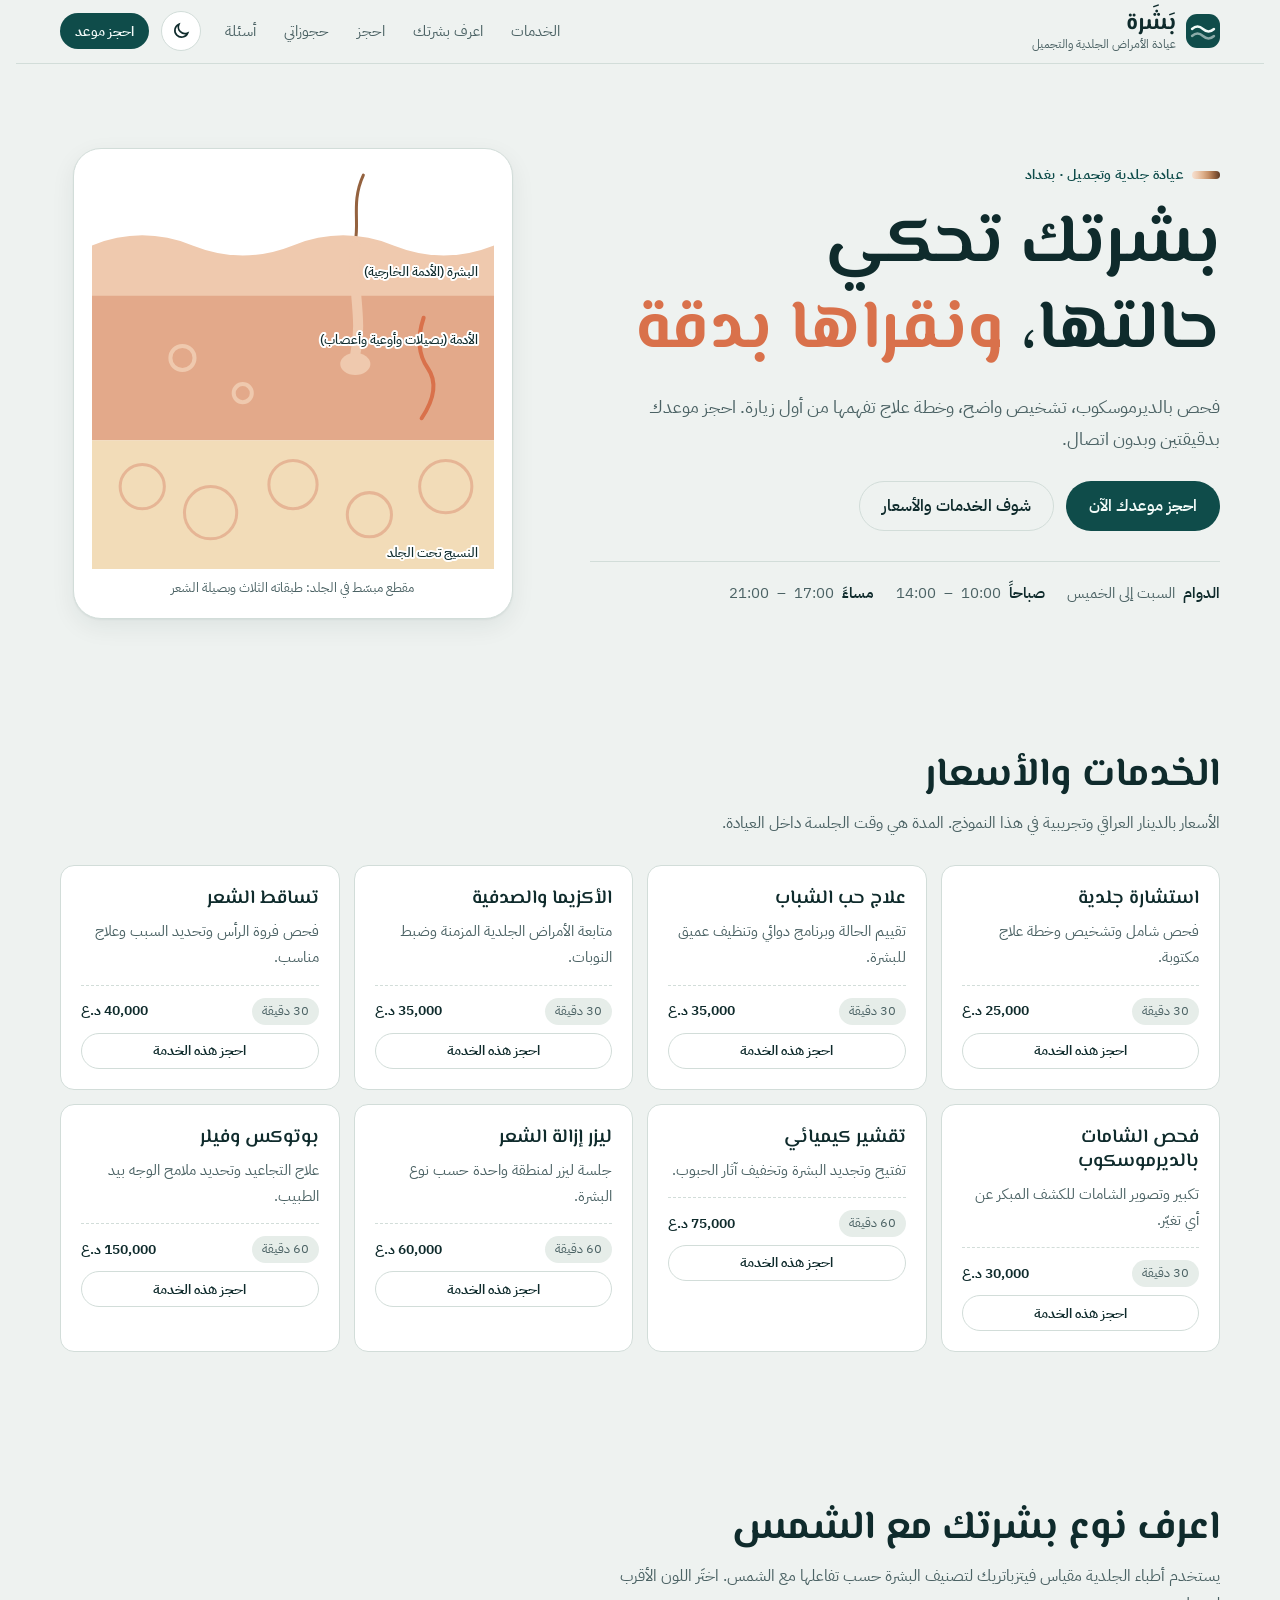
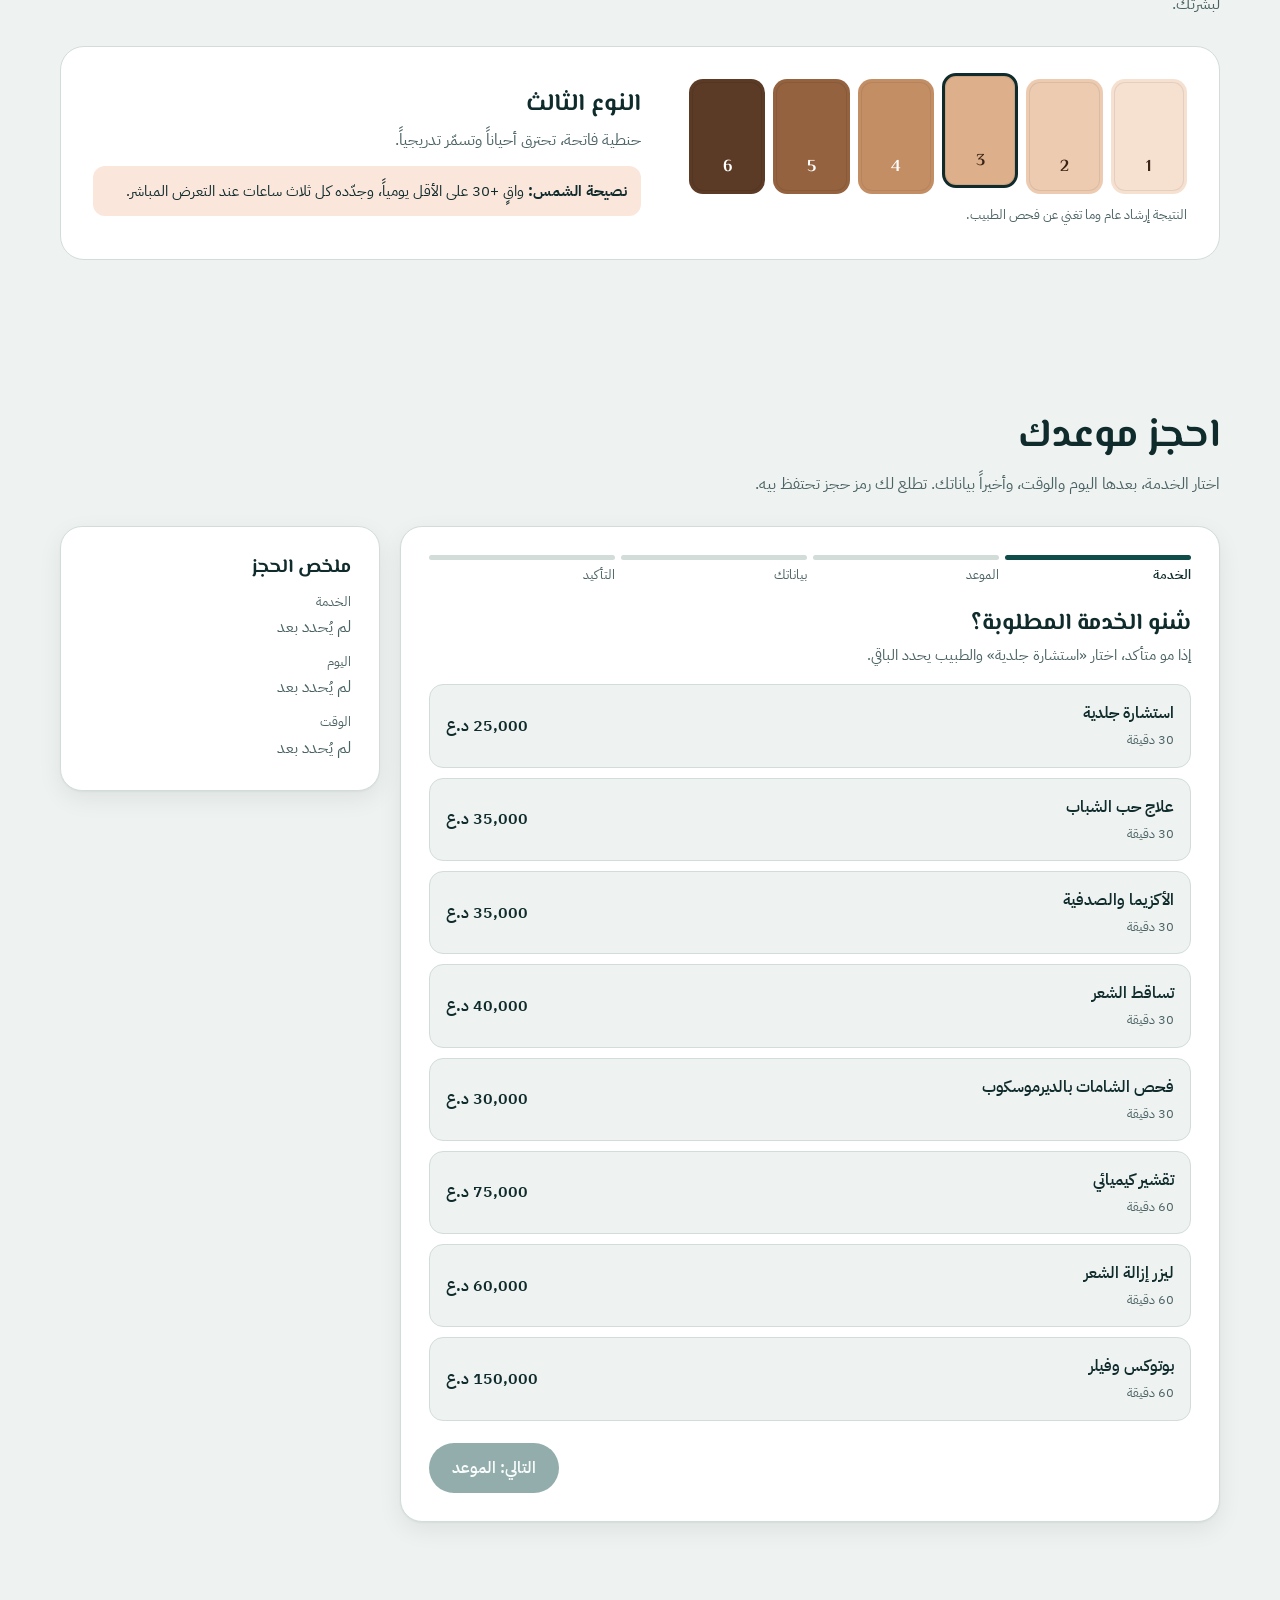
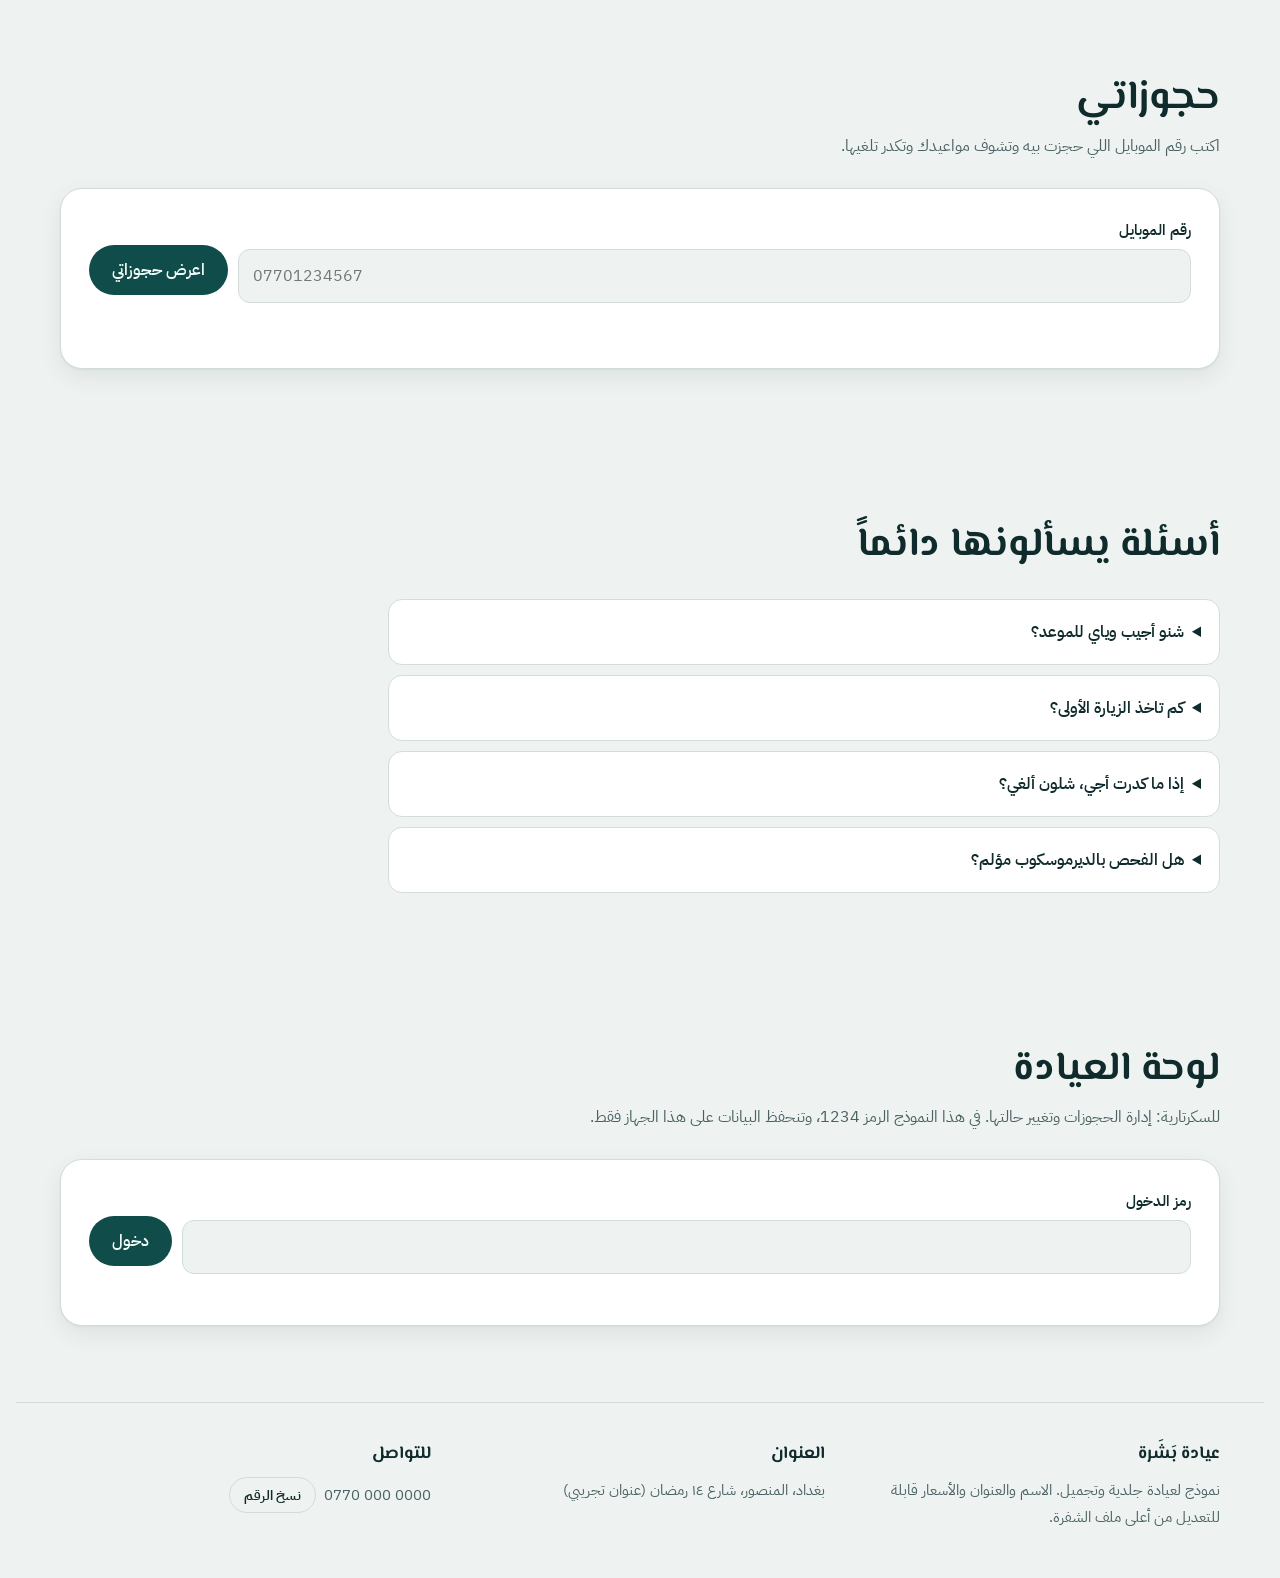
<file: clinic/index.html>
<!doctype html>
<html lang="ar" dir="rtl">
<head>
<meta charset="utf-8">
<meta name="viewport" content="width=device-width, initial-scale=1, viewport-fit=cover">
<title>عيادة بَشَرة</title>
<meta name="description" content="عيادة جلدية وتجميل في بغداد، مع حجز موعد أونلاين بدقيقتين.">
<link rel="preconnect" href="https://fonts.googleapis.com">
<link rel="preconnect" href="https://fonts.gstatic.com" crossorigin>
<link rel="stylesheet" href="https://fonts.googleapis.com/css2?family=El+Messiri:wght@500;600;700&family=IBM+Plex+Sans+Arabic:wght@400;500;600&display=swap">
<style>
/* Layout concept: a calm clinical sheet. Big Arabic display type, a skin-layer cross-section
   as the one illustration, and the Fitzpatrick scale (I-VI) as the recurring colour motif. */
:root {
  --bg: #eef2f0;
  --surface: #ffffff;
  --surface-2: #e6ede9;
  --ink: #0f2b2c;
  --muted: #4b6264;
  --line: #d2ddd9;
  --brand: #0f4c4a;
  --on-brand: #f2faf8;
  --accent: #d9714b;
  --accent-soft: #fbe6dc;
  --ok: #17724a;
  --ok-soft: #dff3e8;
  --warn: #8a5a00;
  --warn-soft: #fbefd0;
  --bad: #b3261e;
  --bad-soft: #fbe2e0;
  --focus: #0b6bcb;
  --sk1: #f6e0d0; --sk2: #edcbb1; --sk3: #ddaf8a; --sk4: #c48e65; --sk5: #94623f; --sk6: #5b3a26;
  --layer1: #efc9ae; --layer2: #e3a98a; --layer3: #f2dcb8;
  --shadow: 0 1px 2px rgba(15,43,44,.06), 0 8px 24px rgba(15,43,44,.07);
  --font-display: "El Messiri", "Noto Naskh Arabic", "Segoe UI", Tahoma, serif;
  --font-body: "IBM Plex Sans Arabic", "Segoe UI", Tahoma, system-ui, sans-serif;
  --r: 14px;
}
@media (prefers-color-scheme: dark) {
  :root:not([data-theme="light"]) {
    --bg: #0b1718; --surface: #122324; --surface-2: #19302f; --ink: #e6f1ef; --muted: #9db5b2;
    --line: #264241; --brand: #6fd0c4; --on-brand: #062321; --accent: #f0a184; --accent-soft: #3a2a24;
    --ok: #6fd9a4; --ok-soft: #123626; --warn: #f0c36a; --warn-soft: #3a2f12; --bad: #ff9a92; --bad-soft: #3d1b19;
    --focus: #7cb8ff; --layer1: #b98a70; --layer2: #a76f55; --layer3: #b9a27c;
    --shadow: 0 1px 2px rgba(0,0,0,.4), 0 8px 24px rgba(0,0,0,.3);
    color-scheme: dark;
  }
}
:root[data-theme="dark"] {
  --bg: #0b1718; --surface: #122324; --surface-2: #19302f; --ink: #e6f1ef; --muted: #9db5b2;
  --line: #264241; --brand: #6fd0c4; --on-brand: #062321; --accent: #f0a184; --accent-soft: #3a2a24;
  --ok: #6fd9a4; --ok-soft: #123626; --warn: #f0c36a; --warn-soft: #3a2f12; --bad: #ff9a92; --bad-soft: #3d1b19;
  --focus: #7cb8ff; --layer1: #b98a70; --layer2: #a76f55; --layer3: #b9a27c;
  --shadow: 0 1px 2px rgba(0,0,0,.4), 0 8px 24px rgba(0,0,0,.3);
  color-scheme: dark;
}

*, *::before, *::after { box-sizing: border-box; }
html { scroll-behavior: smooth; scroll-padding-top: 84px; }
body {
  margin: 0; background: var(--bg); color: var(--ink);
  font-family: var(--font-body); font-size: 16px; line-height: 1.75;
  padding-left: max(16px, env(safe-area-inset-left, 0px));
  padding-right: max(16px, env(safe-area-inset-right, 0px));
  -webkit-text-size-adjust: 100%;
}
body::before { content: ""; position: fixed; inset: 0 0 auto; height: env(safe-area-inset-top, 0px); background: var(--bg); z-index: 40; }
h1, h2, h3 { font-family: var(--font-display); line-height: 1.25; margin: 0; text-wrap: balance; }
p { margin: 0; }
a { color: inherit; }
button, input, textarea { font: inherit; color: inherit; }
button { cursor: pointer; }
:focus-visible { outline: 3px solid var(--focus); outline-offset: 2px; border-radius: 6px; }
.wrap { width: 100%; max-width: 1160px; margin-inline: auto; }
.sr { position: absolute; width: 1px; height: 1px; overflow: hidden; clip: rect(0 0 0 0); white-space: nowrap; }
.num { font-variant-numeric: tabular-nums; direction: ltr; unicode-bidi: isolate; display: inline-block; }

/* header */
.top { position: sticky; top: env(safe-area-inset-top, 0px); z-index: 30; background: var(--bg); border-bottom: 1px solid var(--line); }
.top .wrap { display: flex; align-items: center; gap: 12px; padding-block: 10px; }
.brand { display: flex; align-items: center; gap: 10px; text-decoration: none; margin-inline-end: auto; min-width: 0; }
.brand svg { flex: none; }
.brand b { font-family: var(--font-display); font-size: 1.45rem; line-height: 1; }
.brand small { display: block; font-size: .72rem; color: var(--muted); line-height: 1.3; }
.nav { display: flex; gap: 4px; }
.nav a { text-decoration: none; padding: 8px 12px; border-radius: 999px; font-size: .95rem; color: var(--muted); }
.nav a:hover { background: var(--surface-2); color: var(--ink); }
.icon-btn { width: 40px; height: 40px; border-radius: 50%; border: 1px solid var(--line); background: var(--surface); display: grid; place-items: center; }
.icon-btn:hover { background: var(--surface-2); }

.btn { display: inline-flex; align-items: center; justify-content: center; gap: 8px; min-height: 46px; padding: 10px 22px; border-radius: 999px; border: 1.5px solid transparent; font-weight: 600; text-decoration: none; transition: transform .15s, background .15s; }
.btn:active { transform: translateY(1px); }
.btn-primary { background: var(--brand); color: var(--on-brand); }
.btn-primary:hover { filter: brightness(1.12); }
.btn-ghost { background: transparent; border-color: var(--line); color: var(--ink); }
.btn-ghost:hover { background: var(--surface-2); }
.btn-sm { min-height: 36px; padding: 4px 14px; font-size: .9rem; }
.btn-danger { background: var(--bad-soft); color: var(--bad); border-color: transparent; }
.btn[disabled] { opacity: .45; cursor: not-allowed; }

/* hero */
.hero { padding-block: clamp(36px, 7vw, 84px) clamp(28px, 5vw, 56px); }
.hero .wrap { display: grid; grid-template-columns: 1.15fr .85fr; gap: clamp(24px, 5vw, 64px); align-items: center; }
.eyebrow { display: inline-flex; align-items: center; gap: 8px; font-size: .85rem; font-weight: 600; color: var(--brand); letter-spacing: .02em; }
.eyebrow::before { content: ""; width: 28px; height: 8px; border-radius: 4px; background: linear-gradient(90deg, var(--sk1), var(--sk2), var(--sk3), var(--sk4), var(--sk5), var(--sk6)); }
.hero h1 { font-size: clamp(2.3rem, 6vw, 4.3rem); font-weight: 700; margin-block: 14px 18px; }
.hero h1 em { font-style: normal; color: var(--accent); }
.hero p.lead { font-size: 1.12rem; color: var(--muted); max-width: 34em; }
.cta-row { display: flex; flex-wrap: wrap; gap: 12px; margin-top: 26px; }
.facts { display: flex; flex-wrap: wrap; gap: 8px 22px; margin: 30px 0 0; padding: 18px 0 0; border-top: 1px solid var(--line); list-style: none; font-size: .95rem; color: var(--muted); }
.facts li { display: flex; gap: 8px; align-items: center; }
.facts b { color: var(--ink); font-weight: 600; }
.skin-art { width: 100%; max-width: 440px; margin-inline: auto; background: var(--surface); border: 1px solid var(--line); border-radius: 28px; padding: 18px; box-shadow: var(--shadow); }
.skin-art svg { display: block; width: 100%; height: auto; direction: ltr; }
.skin-art text { font-family: var(--font-body); font-size: 13px; font-weight: 500; fill: var(--ink); paint-order: stroke; stroke: var(--surface); stroke-width: 4px; stroke-linejoin: round; }
.drift { animation: drift 7s ease-in-out infinite alternate; transform-origin: 50% 50%; }
@keyframes drift { from { transform: translateY(0); } to { transform: translateY(-5px); } }

/* sections */
section.block { padding-block: clamp(40px, 6vw, 76px); }
.sec-head { display: grid; gap: 8px; margin-bottom: 28px; max-width: 40em; }
.sec-head h2 { font-size: clamp(1.7rem, 4vw, 2.5rem); font-weight: 700; }
.sec-head p { color: var(--muted); }

.services { display: grid; grid-template-columns: repeat(auto-fill, minmax(250px, 1fr)); gap: 14px; }
.svc { background: var(--surface); border: 1px solid var(--line); border-radius: var(--r); padding: 20px; display: grid; gap: 8px; align-content: start; }
.svc h3 { font-size: 1.2rem; font-weight: 600; }
.svc p { color: var(--muted); font-size: .94rem; }
.svc .meta { display: flex; justify-content: space-between; align-items: center; gap: 8px; margin-top: 6px; padding-top: 12px; border-top: 1px dashed var(--line); font-size: .9rem; }
.chip { display: inline-flex; align-items: center; padding: 2px 10px; border-radius: 999px; background: var(--surface-2); font-size: .82rem; color: var(--muted); }
.price { font-weight: 600; }

/* fitzpatrick */
.fitz { background: var(--surface); border: 1px solid var(--line); border-radius: 24px; padding: clamp(18px, 3vw, 32px); display: grid; grid-template-columns: 1fr 1.1fr; gap: clamp(20px, 4vw, 48px); align-items: center; }
.swatches { display: grid; grid-template-columns: repeat(6, 1fr); gap: 8px; }
.sw { aspect-ratio: 1 / 1.5; border-radius: 14px; border: 3px solid transparent; position: relative; display: grid; align-items: end; justify-items: center; padding-bottom: 8px; font-weight: 700; font-family: var(--font-display); font-size: 1.05rem; box-shadow: inset 0 0 0 1px rgba(0,0,0,.08); }
.sw[aria-pressed="true"] { border-color: var(--ink); transform: translateY(-6px); }
.sw span { mix-blend-mode: normal; }
.fitz-out h3 { font-size: 1.5rem; margin-bottom: 6px; }
.fitz-out p { color: var(--muted); }
.fitz-out .tip { margin-top: 12px; padding: 12px 14px; border-radius: 12px; background: var(--accent-soft); color: var(--ink); font-size: .95rem; }
.fine { font-size: .82rem; color: var(--muted); margin-top: 10px; }

/* booking */
.book { display: grid; grid-template-columns: 1fr 320px; gap: 20px; align-items: start; }
.card { background: var(--surface); border: 1px solid var(--line); border-radius: 22px; padding: clamp(16px, 3vw, 28px); box-shadow: var(--shadow); min-width: 0; }
.stepper { display: grid; grid-template-columns: repeat(4, 1fr); gap: 6px; list-style: none; margin: 0 0 22px; padding: 0; }
.stepper li { display: grid; gap: 4px; font-size: .82rem; color: var(--muted); }
.stepper li::before { content: ""; height: 5px; border-radius: 3px; background: var(--line); }
.stepper li.done::before, .stepper li.cur::before { background: var(--brand); }
.stepper li.cur { color: var(--ink); font-weight: 600; }
.panel h3 { font-size: 1.45rem; margin-bottom: 4px; }
.panel > .hint { color: var(--muted); margin-bottom: 16px; font-size: .95rem; }
.pick-list { display: grid; gap: 10px; }
.pick { text-align: start; display: grid; grid-template-columns: 1fr auto; gap: 2px 12px; padding: 14px 16px; border-radius: 14px; border: 1.5px solid var(--line); background: var(--bg); }
.pick:hover { border-color: var(--brand); }
.pick[aria-pressed="true"] { border-color: var(--brand); background: var(--surface-2); box-shadow: inset 0 0 0 1px var(--brand); }
.pick b { font-weight: 600; }
.pick small { color: var(--muted); grid-column: 1; }
.pick .price { grid-row: 1 / span 2; grid-column: 2; align-self: center; text-align: end; }
.days { display: grid; grid-template-columns: repeat(auto-fill, minmax(92px, 1fr)); gap: 8px; margin-bottom: 20px; }
.day { display: grid; gap: 0; justify-items: center; padding: 10px 6px; border-radius: 14px; border: 1.5px solid var(--line); background: var(--bg); line-height: 1.35; }
.day small { color: var(--muted); font-size: .76rem; }
.day b { font-size: 1.35rem; font-family: var(--font-display); }
.day:hover:not([disabled]) { border-color: var(--brand); }
.day[aria-pressed="true"] { background: var(--brand); color: var(--on-brand); border-color: var(--brand); }
.day[aria-pressed="true"] small { color: var(--on-brand); }
.day[disabled] { opacity: .45; cursor: not-allowed; }
.slot-group { margin-bottom: 14px; }
.slot-group h4 { margin: 0 0 8px; font-size: .9rem; color: var(--muted); font-weight: 500; }
.slots { display: grid; grid-template-columns: repeat(auto-fill, minmax(96px, 1fr)); gap: 8px; }
.slot { padding: 9px 6px; border-radius: 10px; border: 1.5px solid var(--line); background: var(--bg); font-variant-numeric: tabular-nums; }
.slot:hover:not([disabled]) { border-color: var(--brand); }
.slot[aria-pressed="true"] { background: var(--brand); color: var(--on-brand); border-color: var(--brand); }
.slot[disabled] { text-decoration: line-through; opacity: .4; cursor: not-allowed; }
.legend { font-size: .82rem; color: var(--muted); }
.field { display: grid; gap: 6px; margin-bottom: 16px; }
.field label { font-weight: 600; font-size: .95rem; }
.field input, .field textarea { width: 100%; padding: 12px 14px; border-radius: 12px; border: 1.5px solid var(--line); background: var(--bg); }
.field input:focus, .field textarea:focus { outline: 3px solid var(--focus); outline-offset: 1px; }
.field .err { color: var(--bad); font-size: .85rem; min-height: 1.2em; }
.field input[aria-invalid="true"] { border-color: var(--bad); }
.nav-row { display: flex; justify-content: space-between; gap: 10px; margin-top: 22px; flex-wrap: wrap; }
.sum { position: sticky; top: calc(env(safe-area-inset-top, 0px) + 80px); }
.sum h3 { font-size: 1.2rem; margin-bottom: 12px; }
.sum dl { margin: 0; display: grid; gap: 10px; }
.sum dt { font-size: .8rem; color: var(--muted); }
.sum dd { margin: 0; font-weight: 600; }
.sum .empty { color: var(--muted); font-weight: 400; }
.sum .total { margin-top: 14px; padding-top: 14px; border-top: 1px dashed var(--line); display: flex; justify-content: space-between; font-weight: 700; }
.done-box { text-align: center; display: grid; gap: 12px; justify-items: center; padding-block: 8px; }
.tick { width: 64px; height: 64px; border-radius: 50%; background: var(--ok-soft); color: var(--ok); display: grid; place-items: center; }
.code { font-family: var(--font-body); font-weight: 600; font-size: 1.8rem; letter-spacing: .12em; padding: 8px 20px; border-radius: 14px; background: var(--surface-2); direction: ltr; }
.done-box dl { display: grid; grid-template-columns: auto 1fr; gap: 6px 18px; text-align: start; margin: 8px 0; }
.done-box dt { color: var(--muted); }
.done-box dd { margin: 0; font-weight: 600; }

/* lookup + admin */
.lookup { display: grid; gap: 14px; }
.lookup form { display: flex; flex-wrap: wrap; gap: 10px; align-items: flex-start; }
.lookup form .field { flex: 1 1 220px; margin: 0; }
.b-list { display: grid; gap: 10px; list-style: none; margin: 0; padding: 0; }
.b-item { display: grid; grid-template-columns: 1fr auto; gap: 8px 14px; align-items: center; padding: 14px 16px; border-radius: 14px; border: 1px solid var(--line); background: var(--bg); }
.b-item b { font-weight: 600; }
.b-item .sub { color: var(--muted); font-size: .88rem; }
.b-actions { display: flex; gap: 6px; flex-wrap: wrap; justify-content: flex-end; }
.st { display: inline-block; padding: 1px 10px; border-radius: 999px; font-size: .78rem; font-weight: 600; }
.st-pending { background: var(--warn-soft); color: var(--warn); }
.st-confirmed { background: var(--ok-soft); color: var(--ok); }
.st-done { background: var(--surface-2); color: var(--muted); }
.st-cancelled { background: var(--bad-soft); color: var(--bad); }
.empty-note { padding: 22px; text-align: center; color: var(--muted); border: 1.5px dashed var(--line); border-radius: 14px; }
.admin-stats { display: grid; grid-template-columns: repeat(auto-fit, minmax(120px, 1fr)); gap: 10px; margin-block: 14px; }
.admin-stats div { padding: 12px 14px; border-radius: 12px; background: var(--surface-2); display: grid; }
.admin-stats b { font-family: var(--font-display); font-size: 1.7rem; line-height: 1.1; }
.admin-stats span { font-size: .82rem; color: var(--muted); }
.filters { display: flex; flex-wrap: wrap; gap: 6px; margin-bottom: 12px; }
.filters button { padding: 6px 14px; border-radius: 999px; border: 1.5px solid var(--line); background: var(--bg); font-size: .88rem; }
.filters button[aria-pressed="true"] { background: var(--brand); color: var(--on-brand); border-color: var(--brand); }
.day-h { margin: 14px 0 6px; font-size: .9rem; color: var(--muted); font-weight: 600; }

/* faq + footer */
.faq { display: grid; gap: 10px; max-width: 52em; }
.faq details { background: var(--surface); border: 1px solid var(--line); border-radius: 14px; padding: 4px 18px; }
.faq summary { padding: 14px 0; font-weight: 600; cursor: pointer; }
.faq details p { padding-bottom: 14px; color: var(--muted); }
footer { border-top: 1px solid var(--line); padding-block: 36px 48px; color: var(--muted); }
footer .wrap { display: grid; grid-template-columns: repeat(auto-fit, minmax(220px, 1fr)); gap: 24px; }
footer h4 { margin: 0 0 8px; color: var(--ink); font-family: var(--font-display); font-size: 1.1rem; }
footer p { font-size: .94rem; }
.copy-row { display: inline-flex; align-items: center; gap: 8px; flex-wrap: wrap; }
.linklike { background: none; border: 0; padding: 0; text-decoration: underline; color: inherit; }

.toast { position: fixed; inset-inline: 0; bottom: calc(env(safe-area-inset-bottom, 0px) + 18px); display: grid; justify-items: center; pointer-events: none; z-index: 60; padding-inline: 16px; }
.toast div { background: var(--ink); color: var(--bg); padding: 10px 18px; border-radius: 999px; font-size: .94rem; box-shadow: var(--shadow); transition: opacity .2s, transform .2s; opacity: 0; transform: translateY(8px); }
.toast div.on { opacity: 1; transform: none; }

@media (max-width: 920px) {
  .hero .wrap, .fitz, .book { grid-template-columns: 1fr; }
  .sum { position: static; }
  .nav { display: none; }
}
@media (max-width: 520px) {
  .stepper li span { display: none; }
  .b-item { grid-template-columns: 1fr; }
  .b-actions { justify-content: flex-start; }
  .brand small { display: none; }
}
@media (prefers-reduced-motion: reduce) {
  html { scroll-behavior: auto; }
  .drift { animation: none; }
  * { transition: none !important; }
}
</style>
</head>
<body>

<header class="top">
  <div class="wrap">
    <a class="brand" href="#top" aria-label="عيادة بَشَرة، الرئيسية">
      <svg width="34" height="34" viewBox="0 0 34 34" aria-hidden="true"><rect width="34" height="34" rx="11" fill="var(--brand)"/><path d="M6 15q5.5-5 11 0t11 0" fill="none" stroke="var(--on-brand)" stroke-width="2.4" stroke-linecap="round"/><path d="M6 22q5.5-5 11 0t11 0" fill="none" stroke="var(--on-brand)" stroke-width="2.4" stroke-linecap="round" opacity=".55"/></svg>
      <span><b>بَشَرة</b><small>عيادة الأمراض الجلدية والتجميل</small></span>
    </a>
    <nav class="nav" aria-label="التنقل الرئيسي">
      <a href="#services">الخدمات</a>
      <a href="#skin">اعرف بشرتك</a>
      <a href="#book">احجز</a>
      <a href="#mine">حجوزاتي</a>
      <a href="#faq">أسئلة</a>
    </nav>
    <button class="icon-btn" type="button" id="themeBtn" aria-label="تبديل الوضع الليلي">
      <svg width="20" height="20" viewBox="0 0 24 24" fill="none" stroke="currentColor" stroke-width="2" stroke-linecap="round" aria-hidden="true"><path d="M20 14.5A8 8 0 0 1 9.5 4 8 8 0 1 0 20 14.5z"/></svg>
    </button>
    <a class="btn btn-primary btn-sm" href="#book">احجز موعد</a>
  </div>
</header>

<main id="top">
  <section class="hero">
    <div class="wrap">
      <div>
        <span class="eyebrow">عيادة جلدية وتجميل · بغداد</span>
        <h1>بشرتك تحكي حالتها، <em>ونقراها بدقة</em></h1>
        <p class="lead">فحص بالديرموسكوب، تشخيص واضح، وخطة علاج تفهمها من أول زيارة. احجز موعدك بدقيقتين وبدون اتصال.</p>
        <div class="cta-row">
          <a class="btn btn-primary" href="#book">احجز موعدك الآن</a>
          <a class="btn btn-ghost" href="#services">شوف الخدمات والأسعار</a>
        </div>
        <ul class="facts">
          <li><b>الدوام</b> السبت إلى الخميس</li>
          <li><b>صباحاً</b> <span class="num">10:00</span> – <span class="num">14:00</span></li>
          <li><b>مساءً</b> <span class="num">17:00</span> – <span class="num">21:00</span></li>
        </ul>
      </div>
      <div class="skin-art" aria-hidden="true">
        <svg viewBox="0 0 400 400" role="img" focusable="false">
          <g class="drift">
            <path d="M262 74 C 266 54, 258 34, 270 8" fill="none" stroke="var(--sk5)" stroke-width="3" stroke-linecap="round"/>
            <rect x="0" y="100" width="400" height="172" fill="var(--layer2)"/>
            <path d="M0 78 Q50 58 100 78 T200 78 T300 78 T400 78 V128 H0 Z" fill="var(--layer1)"/>
            <path d="M262 78 C 258 120, 270 150, 262 186" fill="none" stroke="var(--layer1)" stroke-width="10" stroke-linecap="round"/>
            <ellipse cx="262" cy="196" rx="15" ry="11" fill="var(--layer1)"/>
            <circle cx="90" cy="190" r="12" fill="none" stroke="var(--layer1)" stroke-width="4"/>
            <circle cx="150" cy="225" r="9" fill="none" stroke="var(--layer1)" stroke-width="4"/>
            <path d="M330 150 q-10 30 4 50 t-6 50" fill="none" stroke="var(--accent)" stroke-width="4" stroke-linecap="round"/>
            <rect x="0" y="272" width="400" height="128" fill="var(--layer3)"/>
            <g fill="none" stroke="var(--layer2)" stroke-width="3" opacity=".75">
              <circle cx="50" cy="318" r="22"/><circle cx="118" cy="344" r="26"/><circle cx="200" cy="316" r="24"/>
              <circle cx="276" cy="346" r="22"/><circle cx="352" cy="318" r="26"/>
            </g>
          </g>
          <text x="384" y="108" text-anchor="end">البشرة (الأدمة الخارجية)</text>
          <text x="384" y="176" text-anchor="end">الأدمة (بصيلات وأوعية وأعصاب)</text>
          <text x="384" y="388" text-anchor="end">النسيج تحت الجلد</text>
        </svg>
        <p class="fine" style="text-align:center;margin-top:8px">مقطع مبسّط في الجلد: طبقاته الثلاث وبصيلة الشعر</p>
      </div>
    </div>
  </section>

  <section class="block" id="services">
    <div class="wrap">
      <div class="sec-head">
        <h2>الخدمات والأسعار</h2>
        <p>الأسعار بالدينار العراقي وتجريبية في هذا النموذج. المدة هي وقت الجلسة داخل العيادة.</p>
      </div>
      <div class="services" id="servicesGrid"></div>
    </div>
  </section>

  <section class="block" id="skin">
    <div class="wrap">
      <div class="sec-head">
        <h2>اعرف نوع بشرتك مع الشمس</h2>
        <p>يستخدم أطباء الجلدية مقياس فيتزباتريك لتصنيف البشرة حسب تفاعلها مع الشمس. اختَر اللون الأقرب لبشرتك.</p>
      </div>
      <div class="fitz">
        <div>
          <div class="swatches" id="swatches" role="group" aria-label="أنواع البشرة من الأول إلى السادس"></div>
          <p class="fine">النتيجة إرشاد عام وما تغني عن فحص الطبيب.</p>
        </div>
        <div class="fitz-out" id="fitzOut" aria-live="polite"></div>
      </div>
    </div>
  </section>

  <section class="block" id="book">
    <div class="wrap">
      <div class="sec-head">
        <h2>احجز موعدك</h2>
        <p>اختار الخدمة، بعدها اليوم والوقت، وأخيراً بياناتك. تطلع لك رمز حجز تحتفظ بيه.</p>
      </div>
      <div class="book">
        <div class="card" id="bookCard">
          <ol class="stepper" id="stepper" aria-label="خطوات الحجز">
            <li data-s="1"><span>الخدمة</span></li>
            <li data-s="2"><span>الموعد</span></li>
            <li data-s="3"><span>بياناتك</span></li>
            <li data-s="4"><span>التأكيد</span></li>
          </ol>

          <div class="panel" id="step1" data-step="1">
            <h3 tabindex="-1">شنو الخدمة المطلوبة؟</h3>
            <p class="hint">إذا مو متأكد، اختار «استشارة جلدية» والطبيب يحدد الباقي.</p>
            <div class="pick-list" id="pickList"></div>
            <div class="nav-row"><span></span><button class="btn btn-primary" type="button" data-act="next" id="next1" disabled>التالي: الموعد</button></div>
          </div>

          <div class="panel" id="step2" data-step="2" hidden>
            <h3 tabindex="-1">متى يناسبك؟</h3>
            <p class="hint">المواعيد المشطوبة محجوزة. العطلة يوم الجمعة.</p>
            <div class="days" id="days" role="group" aria-label="اختيار اليوم"></div>
            <div id="slotsBox" aria-live="polite"></div>
            <div class="nav-row"><button class="btn btn-ghost" type="button" data-act="back">رجوع</button><button class="btn btn-primary" type="button" data-act="next" id="next2" disabled>التالي: بياناتك</button></div>
          </div>

          <div class="panel" id="step3" data-step="3" hidden>
            <h3 tabindex="-1">بياناتك للتواصل</h3>
            <p class="hint">نستخدم رقمك فقط لتأكيد الموعد.</p>
            <form id="detailsForm" novalidate autocomplete="on">
              <div class="field"><label for="fName">الاسم الكامل</label><input id="fName" name="name" type="text" autocomplete="name" maxlength="60" required><div class="err" id="eName" aria-live="polite"></div></div>
              <div class="field"><label for="fPhone">رقم الموبايل</label><input id="fPhone" name="phone" type="tel" inputmode="tel" autocomplete="tel" placeholder="07701234567" dir="ltr" style="text-align:start" required><div class="err" id="ePhone" aria-live="polite"></div></div>
              <div class="field"><label for="fNote">ملاحظة للطبيب (اختياري)</label><textarea id="fNote" name="note" rows="3" maxlength="300" placeholder="مثلاً: حبوب بالوجه من ٣ أشهر"></textarea></div>
              <div class="nav-row"><button class="btn btn-ghost" type="button" data-act="back">رجوع</button><button class="btn btn-primary" type="submit">تأكيد الحجز</button></div>
            </form>
          </div>

          <div class="panel" id="step4" data-step="4" hidden>
            <div class="done-box" id="doneBox"></div>
          </div>
        </div>

        <aside class="card sum" aria-label="ملخص الحجز">
          <h3>ملخص الحجز</h3>
          <dl id="sumList"></dl>
        </aside>
      </div>
    </div>
  </section>

  <section class="block" id="mine">
    <div class="wrap">
      <div class="sec-head">
        <h2>حجوزاتي</h2>
        <p>اكتب رقم الموبايل اللي حجزت بيه وتشوف مواعيدك وتكدر تلغيها.</p>
      </div>
      <div class="card lookup">
        <form id="lookupForm" novalidate>
          <div class="field"><label for="lPhone">رقم الموبايل</label><input id="lPhone" type="tel" inputmode="tel" placeholder="07701234567" dir="ltr" style="text-align:start"><div class="err" id="lErr" aria-live="polite"></div></div>
          <button class="btn btn-primary" type="submit" style="margin-top:28px">اعرض حجوزاتي</button>
        </form>
        <div id="lookupOut" aria-live="polite"></div>
      </div>
    </div>
  </section>

  <section class="block" id="faq">
    <div class="wrap">
      <div class="sec-head"><h2>أسئلة يسألونها دائماً</h2></div>
      <div class="faq">
        <details><summary>شنو أجيب وياي للموعد؟</summary><p>أي تحاليل أو تقارير سابقة، وأسماء الأدوية والكريمات اللي تستعملها حالياً. وتجنب وضع مكياج على المنطقة المراد فحصها.</p></details>
        <details><summary>كم تاخذ الزيارة الأولى؟</summary><p>الاستشارة نصف ساعة. إذا الحالة تحتاج جلسة علاجية أو ليزر يحجز لك الطبيب موعد ثاني بالمدة المناسبة.</p></details>
        <details><summary>إذا ما كدرت أجي، شلون ألغي؟</summary><p>من قسم «حجوزاتي» بنفس رقم الموبايل. نرجو الإلغاء قبل الموعد بساعتين على الأقل حتى نعطي الوقت لمراجع آخر.</p></details>
        <details><summary>هل الفحص بالديرموسكوب مؤلم؟</summary><p>أبداً. جهاز يكبّر الشامة أو البقعة ويصورها بدون أي ألم ولا قطع.</p></details>
      </div>
    </div>
  </section>

  <section class="block" id="clinic">
    <div class="wrap">
      <div class="sec-head">
        <h2>لوحة العيادة</h2>
        <p>للسكرتارية: إدارة الحجوزات وتغيير حالتها. في هذا النموذج الرمز <span class="num">1234</span>، وتنحفظ البيانات على هذا الجهاز فقط.</p>
      </div>
      <div class="card" id="adminCard">
        <form id="pinForm" class="lookup" novalidate>
          <div style="display:flex;flex-wrap:wrap;gap:10px;align-items:flex-start">
            <div class="field" style="flex:1 1 200px;margin:0"><label for="pin">رمز الدخول</label><input id="pin" type="password" inputmode="numeric" autocomplete="off" dir="ltr" style="text-align:start"><div class="err" id="pinErr" aria-live="polite"></div></div>
            <button class="btn btn-primary" type="submit" style="margin-top:28px">دخول</button>
          </div>
        </form>
        <div id="adminBody" hidden></div>
      </div>
    </div>
  </section>
</main>

<footer>
  <div class="wrap">
    <div><h4>عيادة بَشَرة</h4><p>نموذج لعيادة جلدية وتجميل. الاسم والعنوان والأسعار قابلة للتعديل من أعلى ملف الشفرة.</p></div>
    <div><h4>العنوان</h4><p id="fAddr"></p></div>
    <div><h4>للتواصل</h4><p class="copy-row"><span class="num" id="fPhoneTxt"></span><button class="btn btn-ghost btn-sm" type="button" data-act="copy-phone">نسخ الرقم</button></p></div>
  </div>
</footer>

<div class="toast" role="status" aria-live="polite"><div id="toast"></div></div>

<script>
(function () {
  'use strict';

  /* ---------- Settings (edit these for the real clinic) ---------- */
  var CONFIG = {
    doctor: 'د. نور الهاشمي',
    phone: '0770 000 0000',
    address: 'بغداد، المنصور، شارع ١٤ رمضان (عنوان تجريبي)',
    adminPin: '1234',
    sessions: [{ from: 600, to: 840 }, { from: 1020, to: 1260 }], /* minutes from midnight */
    step: 30,
    daysAhead: 14,
    closedWeekdays: [5], /* 5 = Friday */
    leadMinutes: 60,
    storageKey: 'bashra.bookings.v1',
    themeKey: 'bashra.theme'
  };

  var SERVICES = [
    { id: 'consult', name: 'استشارة جلدية', desc: 'فحص شامل وتشخيص وخطة علاج مكتوبة.', dur: 30, price: 25000 },
    { id: 'acne', name: 'علاج حب الشباب', desc: 'تقييم الحالة وبرنامج دوائي وتنظيف عميق للبشرة.', dur: 30, price: 35000 },
    { id: 'eczema', name: 'الأكزيما والصدفية', desc: 'متابعة الأمراض الجلدية المزمنة وضبط النوبات.', dur: 30, price: 35000 },
    { id: 'hair', name: 'تساقط الشعر', desc: 'فحص فروة الرأس وتحديد السبب وعلاج مناسب.', dur: 30, price: 40000 },
    { id: 'mole', name: 'فحص الشامات بالديرموسكوب', desc: 'تكبير وتصوير الشامات للكشف المبكر عن أي تغيّر.', dur: 30, price: 30000 },
    { id: 'peel', name: 'تقشير كيميائي', desc: 'تفتيح وتجديد البشرة وتخفيف آثار الحبوب.', dur: 60, price: 75000 },
    { id: 'laser', name: 'ليزر إزالة الشعر', desc: 'جلسة ليزر لمنطقة واحدة حسب نوع البشرة.', dur: 60, price: 60000 },
    { id: 'botox', name: 'بوتوكس وفيلر', desc: 'علاج التجاعيد وتحديد ملامح الوجه بيد الطبيب.', dur: 60, price: 150000 }
  ];

  var FITZ = [
    { t: 'النوع الأول', c: 'var(--sk1)', d: 'بشرة شديدة الفاتحة، تحترق دائماً وما تسمّر.', tip: 'واقٍ شمس +50 كل ساعتين بالخارج، وقبعة وملابس تغطي الجلد. مراقبة الشامات أهم عندك.' },
    { t: 'النوع الثاني', c: 'var(--sk2)', d: 'فاتحة، تحترق بسهولة وتسمّر قليلاً.', tip: 'واقٍ +50 يومياً حتى بالغيم. تجنّب شمس الظهيرة بين الحادية عشرة والثالثة.' },
    { t: 'النوع الثالث', c: 'var(--sk3)', d: 'حنطية فاتحة، تحترق أحياناً وتسمّر تدريجياً.', tip: 'واقٍ +30 على الأقل يومياً، وجدّده كل ثلاث ساعات عند التعرض المباشر.' },
    { t: 'النوع الرابع', c: 'var(--sk4)', d: 'حنطية، نادراً تحترق وتسمّر بسهولة.', tip: 'حتى لو ما تحترق، الشمس تسبب تصبغات ونمشاً. واقٍ +30 مع مرطب خفيف.' },
    { t: 'النوع الخامس', c: 'var(--sk5)', d: 'سمراء، نادراً جداً تحترق.', tip: 'التصبغات وآثار الحبوب أكثر شكوى عند هذا النوع، والواقي اليومي يخفف منها.' },
    { t: 'النوع السادس', c: 'var(--sk6)', d: 'بشرة داكنة جداً، ما تحترق عادة.', tip: 'تحتاج حماية من التصبغ أيضاً. افحص باطن الكفين والقدمين دورياً.' }
  ];

  var STATUS = { pending: 'بانتظار التأكيد', confirmed: 'مؤكد', done: 'تمّ', cancelled: 'ملغى' };

  /* ---------- Helpers ---------- */
  function $(s, r) { return (r || document).querySelector(s); }
  function $$(s, r) { return Array.prototype.slice.call((r || document).querySelectorAll(s)); }
  function esc(s) { return String(s).replace(/[&<>"']/g, function (c) { return { '&': '&amp;', '<': '&lt;', '>': '&gt;', '"': '&quot;', "'": '&#39;' }[c]; }); }
  function money(n) { return n.toLocaleString('en-US') + ' د.ع'; }
  function pad(n) { return (n < 10 ? '0' : '') + n; }
  function dateKey(d) { return d.getFullYear() + '-' + pad(d.getMonth() + 1) + '-' + pad(d.getDate()); }
  function parseKey(k) { var p = k.split('-'); return new Date(+p[0], +p[1] - 1, +p[2]); }
  function fmtTime(m) {
    var h = Math.floor(m / 60), mm = m % 60, h12 = ((h + 11) % 12) + 1;
    return h12 + ':' + pad(mm) + ' ' + (h < 12 ? 'ص' : 'م');
  }
  var fWeek, fDay, fFull;
  try {
    fWeek = new Intl.DateTimeFormat('ar-IQ-u-nu-latn', { weekday: 'long' });
    fDay = new Intl.DateTimeFormat('ar-IQ-u-nu-latn', { day: 'numeric', month: 'long' });
    fFull = new Intl.DateTimeFormat('ar-IQ-u-nu-latn', { weekday: 'long', day: 'numeric', month: 'long' });
  } catch (e) {
    var plain = { format: function (d) { return dateKey(d); } };
    fWeek = fDay = fFull = plain;
  }
  function svcById(id) { for (var i = 0; i < SERVICES.length; i++) if (SERVICES[i].id === id) return SERVICES[i]; return null; }
  function hash(str) { var h = 2166136261; for (var i = 0; i < str.length; i++) { h ^= str.charCodeAt(i); h = Math.imul(h, 16777619); } return h >>> 0; }

  function normPhone(raw) {
    var s = String(raw || '').replace(/[٠-٩]/g, function (d) { return String(d.charCodeAt(0) - 1632); })
      .replace(/[۰-۹]/g, function (d) { return String(d.charCodeAt(0) - 1776); })
      .replace(/\D/g, '');
    if (s.indexOf('00964') === 0) s = '0' + s.slice(5);
    else if (s.indexOf('964') === 0) s = '0' + s.slice(3);
    else if (s.length === 10 && s.charAt(0) === '7') s = '0' + s;
    return s;
  }
  function validPhone(p) { return /^07[3-9]\d{8}$/.test(p); }
  function showPhone(p) { return p.length === 11 ? p.slice(0, 4) + ' ' + p.slice(4, 7) + ' ' + p.slice(7) : p; }

  var toastTimer = 0;
  function toast(msg) {
    var el = $('#toast'); el.textContent = msg; el.classList.add('on');
    clearTimeout(toastTimer); toastTimer = setTimeout(function () { el.classList.remove('on'); }, 2600);
  }
  function copyText(text, okMsg) {
    function fallback() {
      var ta = document.createElement('textarea'); ta.value = text; ta.setAttribute('readonly', '');
      ta.style.position = 'fixed'; ta.style.opacity = '0'; document.body.appendChild(ta); ta.select();
      var ok = false; try { ok = document.execCommand('copy'); } catch (e) { ok = false; }
      document.body.removeChild(ta); toast(ok ? okMsg : 'حدّد النص وانسخه يدوياً');
    }
    if (navigator.clipboard && navigator.clipboard.writeText) {
      navigator.clipboard.writeText(text).then(function () { toast(okMsg); }, fallback);
    } else fallback();
  }

  /* ---------- Storage (localStorage with in-memory fallback) ---------- */
  var mem = [];
  function loadAll() {
    try {
      var raw = window.localStorage.getItem(CONFIG.storageKey);
      if (raw) { var a = JSON.parse(raw); if (Array.isArray(a)) { mem = a; return a.slice(); } }
    } catch (e) { /* storage blocked */ }
    return mem.slice();
  }
  function saveAll(list) {
    mem = list.slice();
    try { window.localStorage.setItem(CONFIG.storageKey, JSON.stringify(list)); } catch (e) { /* ignore */ }
  }
  function newCode(existing) {
    var A = 'ABCDEFGHJKMNPQRSTUVWXYZ23456789', code;
    do { code = 'BSH-'; for (var i = 0; i < 5; i++) code += A.charAt(Math.floor(Math.random() * A.length)); }
    while (existing.some(function (b) { return b.code === code; }));
    return code;
  }

  /* ---------- Availability ---------- */
  function virtualTaken(key, slot) { return hash(key + ':' + slot) % 100 < 26; }
  function usedSet(key, list) {
    var set = {};
    list.forEach(function (b) {
      if (b.date !== key || b.status === 'cancelled') return;
      var s = svcById(b.service), dur = s ? s.dur : CONFIG.step;
      for (var m = b.time; m < b.time + dur; m += CONFIG.step) set[m] = true;
    });
    return set;
  }
  function slotsFor(key, svc, list) {
    var used = usedSet(key, list), now = new Date(), isToday = key === dateKey(now);
    var nowMin = now.getHours() * 60 + now.getMinutes() + CONFIG.leadMinutes;
    return CONFIG.sessions.map(function (sess) {
      var out = [];
      for (var start = sess.from; start + svc.dur <= sess.to; start += CONFIG.step) {
        var ok = !(isToday && start < nowMin);
        for (var m = start; ok && m < start + svc.dur; m += CONFIG.step) {
          if (used[m] || virtualTaken(key, m)) ok = false;
        }
        out.push({ start: start, ok: ok });
      }
      return out;
    });
  }
  function freeCount(key, svc, list) {
    return slotsFor(key, svc, list).reduce(function (n, g) { return n + g.filter(function (s) { return s.ok; }).length; }, 0);
  }
  function upcomingDays() {
    var res = [], d = new Date(); d.setHours(0, 0, 0, 0);
    for (var i = 0; res.length < CONFIG.daysAhead && i < 60; i++) {
      var c = new Date(d.getFullYear(), d.getMonth(), d.getDate() + i);
      if (CONFIG.closedWeekdays.indexOf(c.getDay()) === -1) res.push(c);
    }
    return res;
  }

  /* ---------- Static renders ---------- */
  function renderServices() {
    $('#servicesGrid').innerHTML = SERVICES.map(function (s) {
      return '<article class="svc"><h3>' + esc(s.name) + '</h3><p>' + esc(s.desc) + '</p>' +
        '<div class="meta"><span class="chip">' + s.dur + ' دقيقة</span><span class="price">' + money(s.price) + '</span></div>' +
        '<button class="btn btn-ghost btn-sm" type="button" data-act="book-svc" data-id="' + s.id + '">احجز هذه الخدمة</button></article>';
    }).join('');
    $('#pickList').innerHTML = SERVICES.map(function (s) {
      return '<button class="pick" type="button" data-act="pick-svc" data-id="' + s.id + '" aria-pressed="false"><b>' + esc(s.name) + '</b><small>' + s.dur + ' دقيقة</small><span class="price">' + money(s.price) + '</span></button>';
    }).join('');
  }
  var fitzIdx = 2;
  function renderFitz() {
    $('#swatches').innerHTML = FITZ.map(function (f, i) {
      var dark = i >= 3;
      return '<button class="sw" type="button" data-act="fitz" data-i="' + i + '" aria-pressed="' + (i === fitzIdx) + '" aria-label="' + f.t + '" style="background:' + f.c + ';color:' + (dark ? '#fff' : '#3a2416') + '"><span>' + (i + 1) + '</span></button>';
    }).join('');
    var f = FITZ[fitzIdx];
    $('#fitzOut').innerHTML = '<h3>' + f.t + '</h3><p>' + f.d + '</p><div class="tip"><b>نصيحة الشمس:</b> ' + f.tip + '</div>';
  }

  /* ---------- Booking wizard ---------- */
  var S = { step: 1, service: null, date: null, time: null, last: null };

  function renderStepper() {
    $$('#stepper li').forEach(function (li) {
      var n = +li.getAttribute('data-s');
      li.className = n < S.step ? 'done' : (n === S.step ? 'cur' : '');
      if (n === S.step) li.setAttribute('aria-current', 'step'); else li.removeAttribute('aria-current');
    });
  }
  function renderSummary() {
    var s = svcById(S.service), rows = [];
    rows.push(['الخدمة', s ? esc(s.name) + ' <span class="chip">' + s.dur + ' د</span>' : null]);
    rows.push(['اليوم', S.date ? esc(fFull.format(parseKey(S.date))) : null]);
    rows.push(['الوقت', S.time != null ? '<span class="num">' + esc(fmtTime(S.time)) + '</span>' : null]);
    $('#sumList').innerHTML = rows.map(function (r) {
      return '<div><dt>' + r[0] + '</dt><dd>' + (r[1] || '<span class="empty">لم يُحدد بعد</span>') + '</dd></div>';
    }).join('') + (s ? '<div class="total"><span>الأجر</span><span>' + money(s.price) + '</span></div>' : '');
  }
  function showStep(n) {
    S.step = n;
    $$('#bookCard .panel').forEach(function (p) { p.hidden = +p.getAttribute('data-step') !== n; });
    renderStepper();
    var h = $('#step' + n + ' h3');
    if (h) { try { h.focus({ preventScroll: true }); } catch (e) { h.focus(); } }
    var top = $('#bookCard').getBoundingClientRect().top;
    if (top < 70 || top > window.innerHeight * 0.6) $('#bookCard').scrollIntoView({ block: 'start' });
  }
  function selectService(id) {
    S.service = id;
    $$('#pickList .pick').forEach(function (b) { b.setAttribute('aria-pressed', String(b.getAttribute('data-id') === id)); });
    $('#next1').disabled = false;
    if (S.date) {
      var ok = slotsFor(S.date, svcById(id), loadAll()).some(function (g) { return g.some(function (x) { return x.start === S.time && x.ok; }); });
      if (!ok) S.time = null;
    }
    renderSummary();
  }
  function renderDays() {
    var svc = svcById(S.service); if (!svc) return;
    var list = loadAll();
    $('#days').innerHTML = upcomingDays().map(function (d) {
      var k = dateKey(d), n = freeCount(k, svc, list);
      return '<button class="day" type="button" data-act="pick-date" data-date="' + k + '" aria-pressed="' + (S.date === k) + '"' + (n ? '' : ' disabled') + '>' +
        '<small>' + esc(fWeek.format(d)) + '</small><b class="num">' + d.getDate() + '</b><small>' + esc(d.toLocaleDateString('ar-IQ-u-nu-latn', { month: 'long' })) + '</small>' +
        '<small>' + (n ? n + ' متاح' : 'ممتلئ') + '</small></button>';
    }).join('');
  }
  function renderSlots() {
    var box = $('#slotsBox'), svc = svcById(S.service);
    if (!S.date || !svc) { box.innerHTML = '<p class="legend">اختار يوم حتى تظهر الأوقات.</p>'; return; }
    var groups = slotsFor(S.date, svc, loadAll()), titles = ['الفترة الصباحية', 'الفترة المسائية'];
    box.innerHTML = groups.map(function (g, i) {
      return '<div class="slot-group"><h4>' + titles[i] + '</h4><div class="slots">' + g.map(function (s) {
        return '<button class="slot" type="button" data-act="pick-time" data-time="' + s.start + '" aria-pressed="' + (S.time === s.start) + '"' + (s.ok ? '' : ' disabled') + '>' + fmtTime(s.start) + '</button>';
      }).join('') + '</div></div>';
    }).join('') + '<p class="legend">مدة جلستك ' + svc.dur + ' دقيقة.</p>';
  }
  function refreshStep2() { renderDays(); renderSlots(); $('#next2').disabled = !(S.date && S.time != null); renderSummary(); }

  function setErr(inputId, errId, msg) {
    var i = $('#' + inputId), e = $('#' + errId);
    e.textContent = msg || '';
    if (msg) i.setAttribute('aria-invalid', 'true'); else i.removeAttribute('aria-invalid');
  }
  function submitBooking(ev) {
    ev.preventDefault();
    var name = $('#fName').value.trim().replace(/\s+/g, ' '), phone = normPhone($('#fPhone').value), note = $('#fNote').value.trim();
    var bad = false;
    if (name.length < 3) { setErr('fName', 'eName', 'اكتب اسمك الكامل (ثلاثة أحرف على الأقل).'); bad = true; } else setErr('fName', 'eName', '');
    if (!validPhone(phone)) { setErr('fPhone', 'ePhone', 'رقم غير صحيح. مثال: 07701234567'); bad = true; } else setErr('fPhone', 'ePhone', '');
    if (bad) { var first = $('#detailsForm [aria-invalid="true"]'); if (first) first.focus(); return; }
    var svc = svcById(S.service), list = loadAll();
    var stillFree = slotsFor(S.date, svc, list).some(function (g) { return g.some(function (x) { return x.start === S.time && x.ok; }); });
    if (!stillFree) { S.time = null; toast('هذا الموعد انحجز قبل لحظات، اختار وقت ثاني'); showStep(2); refreshStep2(); return; }
    var dup = list.some(function (b) { return b.phone === phone && b.date === S.date && b.status !== 'cancelled'; });
    if (dup && !S.dupOk) { S.dupOk = true; setErr('fPhone', 'ePhone', 'عندك حجز بنفس اليوم لهذا الرقم. اضغط تأكيد مرة ثانية إذا تريد حجز إضافي.'); $('#fPhone').focus(); return; }
    S.dupOk = false;
    var b = { code: newCode(list), service: svc.id, date: S.date, time: S.time, name: name, phone: phone, note: note, status: 'pending', created: Date.now() };
    list.push(b); saveAll(list); S.last = b;
    renderDone(b); showStep(4);
  }
  function renderDone(b) {
    var s = svcById(b.service);
    $('#doneBox').innerHTML =
      '<div class="tick" aria-hidden="true"><svg width="32" height="32" viewBox="0 0 24 24" fill="none" stroke="currentColor" stroke-width="2.6" stroke-linecap="round" stroke-linejoin="round"><path d="M5 12.5l4.5 4.5L19 7.5"/></svg></div>' +
      '<h3 tabindex="-1">تم تسجيل حجزك، ' + esc(b.name.split(' ')[0]) + '</h3>' +
      '<div class="code" aria-label="رمز الحجز">' + esc(b.code) + '</div>' +
      '<dl><dt>الخدمة</dt><dd>' + esc(s.name) + '</dd><dt>الموعد</dt><dd>' + esc(fFull.format(parseKey(b.date))) + '، <span class="num">' + esc(fmtTime(b.time)) + '</span></dd><dt>الأجر</dt><dd>' + money(s.price) + ' عند الحضور</dd><dt>الحالة</dt><dd><span class="st st-pending">' + STATUS.pending + '</span></dd></dl>' +
      '<p class="legend">تحتاج رمز الحجز أو رقم موبايلك لإلغاء الموعد. هذا النموذج يحفظ الحجز على جهازك فقط.</p>' +
      '<div class="nav-row" style="justify-content:center"><button class="btn btn-ghost" type="button" data-act="copy-code">نسخ الرمز</button><button class="btn btn-primary" type="button" data-act="again">حجز موعد آخر</button></div>';
  }
  function resetBooking() {
    S.service = S.date = S.time = null; S.dupOk = false;
    $$('#pickList .pick').forEach(function (b) { b.setAttribute('aria-pressed', 'false'); });
    $('#next1').disabled = true; $('#detailsForm').reset();
    setErr('fName', 'eName', ''); setErr('fPhone', 'ePhone', '');
    renderSummary(); showStep(1);
  }

  /* ---------- My bookings ---------- */
  var lookupPhone = '', armed = {};
  function bookingRow(b, admin) {
    var s = svcById(b.service), name = s ? s.name : b.service;
    var acts = '';
    if (admin) {
      if (b.status === 'pending') acts += '<button class="btn btn-ghost btn-sm" type="button" data-act="set-status" data-code="' + b.code + '" data-st="confirmed">تأكيد</button>';
      if (b.status === 'pending' || b.status === 'confirmed') acts += '<button class="btn btn-ghost btn-sm" type="button" data-act="set-status" data-code="' + b.code + '" data-st="done">تمّ الحضور</button>';
    }
    if (b.status === 'pending' || b.status === 'confirmed') {
      var key = (admin ? 'a' : 'm') + b.code;
      acts += '<button class="btn btn-danger btn-sm" type="button" data-act="cancel" data-admin="' + (admin ? 1 : 0) + '" data-code="' + b.code + '">' + (armed[key] ? 'تأكيد الإلغاء؟' : 'إلغاء') + '</button>';
    }
    return '<li class="b-item"><div><b>' + esc(name) + '</b> <span class="st st-' + b.status + '">' + STATUS[b.status] + '</span>' +
      '<div class="sub">' + esc(fFull.format(parseKey(b.date))) + ' · <span class="num">' + esc(fmtTime(b.time)) + '</span> · <span class="num">' + esc(b.code) + '</span></div>' +
      (admin ? '<div class="sub">' + esc(b.name) + ' · <span class="num">' + esc(showPhone(b.phone)) + '</span>' + (b.note ? ' · ' + esc(b.note) : '') + '</div>' : '') +
      '</div><div class="b-actions">' + acts + '</div></li>';
  }
  function sortBookings(a, b) { return a.date < b.date ? -1 : a.date > b.date ? 1 : a.time - b.time; }
  function renderLookup() {
    var out = $('#lookupOut');
    if (!lookupPhone) { out.innerHTML = ''; return; }
    var mine = loadAll().filter(function (b) { return b.phone === lookupPhone; }).sort(sortBookings);
    out.innerHTML = mine.length ? '<ul class="b-list">' + mine.map(function (b) { return bookingRow(b, false); }).join('') + '</ul>'
      : '<div class="empty-note">ما لقينا حجوزات بهذا الرقم. تأكد من الرقم أو <a href="#book">احجز موعد جديد</a>.</div>';
  }

  /* ---------- Admin ---------- */
  var admin = { on: false, filter: 'upcoming' };
  function renderAdmin() {
    var body = $('#adminBody');
    $('#pinForm').hidden = admin.on; body.hidden = !admin.on;
    if (!admin.on) return;
    var all = loadAll().sort(sortBookings), today = dateKey(new Date());
    var count = function (fn) { return all.filter(fn).length; };
    var active = function (b) { return b.status === 'pending' || b.status === 'confirmed'; };
    var rows = all.filter(function (b) {
      if (admin.filter === 'today') return b.date === today && b.status !== 'cancelled';
      if (admin.filter === 'upcoming') return b.date >= today && active(b);
      return true;
    });
    var html = '<div class="admin-stats">' +
      '<div><b>' + count(function (b) { return b.date === today && b.status !== 'cancelled'; }) + '</b><span>مواعيد اليوم</span></div>' +
      '<div><b>' + count(function (b) { return b.date >= today && active(b); }) + '</b><span>قادمة</span></div>' +
      '<div><b>' + count(function (b) { return b.status === 'pending'; }) + '</b><span>بانتظار التأكيد</span></div>' +
      '<div><b>' + count(function (b) { return b.status === 'done'; }) + '</b><span>تمّ حضورها</span></div>' +
      '<div><b>' + count(function (b) { return b.status === 'cancelled'; }) + '</b><span>ملغاة</span></div></div>' +
      '<div class="filters" role="group" aria-label="تصفية الحجوزات">' +
      [['upcoming', 'القادمة'], ['today', 'اليوم'], ['all', 'الكل']].map(function (f) { return '<button type="button" data-act="filter" data-f="' + f[0] + '" aria-pressed="' + (admin.filter === f[0]) + '">' + f[1] + '</button>'; }).join('') +
      '</div>';
    if (!rows.length) html += '<div class="empty-note">لا توجد حجوزات في هذا العرض. أي حجز جديد من الموقع يظهر هنا مباشرة.</div>';
    else {
      var cur = '', parts = [];
      rows.forEach(function (b) {
        if (b.date !== cur) { if (cur) parts.push('</ul>'); cur = b.date; parts.push('<h4 class="day-h">' + esc(fFull.format(parseKey(b.date))) + '</h4><ul class="b-list">'); }
        parts.push(bookingRow(b, true));
      });
      parts.push('</ul>'); html += parts.join('');
    }
    html += '<div class="nav-row"><button class="btn btn-ghost btn-sm" type="button" data-act="lock">قفل اللوحة</button>' +
      '<button class="btn btn-danger btn-sm" type="button" data-act="wipe">' + (armed.wipe ? 'تأكيد حذف كل الحجوزات؟' : 'حذف كل الحجوزات') + '</button></div>';
    body.innerHTML = html;
  }

  /* ---------- Events ---------- */
  function setStatus(code, st) {
    var list = loadAll();
    list.forEach(function (b) { if (b.code === code) b.status = st; });
    saveAll(list);
  }
  document.addEventListener('click', function (e) {
    var t = e.target.closest('[data-act]'); if (!t) return;
    var act = t.getAttribute('data-act');
    switch (act) {
      case 'fitz': fitzIdx = +t.getAttribute('data-i'); renderFitz(); break;
      case 'book-svc': selectService(t.getAttribute('data-id')); showStep(1); $('#bookCard').scrollIntoView({ block: 'start' }); break;
      case 'pick-svc': selectService(t.getAttribute('data-id')); break;
      case 'pick-date': S.date = t.getAttribute('data-date'); S.time = null; refreshStep2(); break;
      case 'pick-time': S.time = +t.getAttribute('data-time'); refreshStep2(); break;
      case 'next':
        if (S.step === 1 && S.service) { refreshStep2(); showStep(2); }
        else if (S.step === 2 && S.date && S.time != null) showStep(3);
        break;
      case 'back': if (S.step > 1 && S.step < 4) { showStep(S.step - 1); if (S.step === 2) refreshStep2(); } break;
      case 'again': resetBooking(); break;
      case 'copy-code': if (S.last) copyText(S.last.code, 'تم نسخ رمز الحجز'); break;
      case 'copy-phone': copyText(CONFIG.phone.replace(/\s/g, ''), 'تم نسخ الرقم'); break;
      case 'cancel': {
        var isAdmin = t.getAttribute('data-admin') === '1', code = t.getAttribute('data-code'), key = (isAdmin ? 'a' : 'm') + code;
        if (!armed[key]) {
          armed = {}; armed[key] = true;
          if (isAdmin) renderAdmin(); else renderLookup();
          setTimeout(function () { if (armed[key]) { armed = {}; renderLookup(); renderAdmin(); } }, 5000);
        } else {
          armed = {}; setStatus(code, 'cancelled'); toast('تم إلغاء الحجز');
          renderLookup(); renderAdmin(); if (S.step === 2) refreshStep2();
        }
        break;
      }
      case 'set-status': setStatus(t.getAttribute('data-code'), t.getAttribute('data-st')); toast('تم تحديث الحالة'); renderAdmin(); renderLookup(); break;
      case 'filter': admin.filter = t.getAttribute('data-f'); renderAdmin(); break;
      case 'lock': admin.on = false; armed = {}; $('#pin').value = ''; renderAdmin(); break;
      case 'wipe':
        if (!armed.wipe) { armed = { wipe: true }; renderAdmin(); setTimeout(function () { if (armed.wipe) { armed = {}; renderAdmin(); } }, 5000); }
        else { armed = {}; saveAll([]); toast('تم حذف كل الحجوزات'); renderAdmin(); renderLookup(); if (S.step === 2) refreshStep2(); }
        break;
    }
  });

  $('#detailsForm').addEventListener('submit', submitBooking);
  $('#lookupForm').addEventListener('submit', function (ev) {
    ev.preventDefault();
    var p = normPhone($('#lPhone').value);
    if (!validPhone(p)) { $('#lErr').textContent = 'رقم غير صحيح. مثال: 07701234567'; $('#lPhone').setAttribute('aria-invalid', 'true'); lookupPhone = ''; renderLookup(); return; }
    $('#lErr').textContent = ''; $('#lPhone').removeAttribute('aria-invalid');
    lookupPhone = p; renderLookup();
  });
  $('#pinForm').addEventListener('submit', function (ev) {
    ev.preventDefault();
    if ($('#pin').value.trim() === CONFIG.adminPin) { admin.on = true; $('#pinErr').textContent = ''; renderAdmin(); }
    else { $('#pinErr').textContent = 'الرمز غير صحيح.'; $('#pin').setAttribute('aria-invalid', 'true'); }
  });
  window.addEventListener('storage', function (e) {
    if (e.key !== CONFIG.storageKey) return;
    renderLookup(); renderAdmin(); if (S.step === 2) refreshStep2();
  });

  /* theme */
  function applyTheme(t) { if (t) document.documentElement.setAttribute('data-theme', t); }
  try { applyTheme(window.localStorage.getItem(CONFIG.themeKey)); } catch (e) { /* ignore */ }
  $('#themeBtn').addEventListener('click', function () {
    var cur = document.documentElement.getAttribute('data-theme');
    if (!cur) cur = window.matchMedia && window.matchMedia('(prefers-color-scheme: dark)').matches ? 'dark' : 'light';
    var next = cur === 'dark' ? 'light' : 'dark'; applyTheme(next);
    try { window.localStorage.setItem(CONFIG.themeKey, next); } catch (e) { /* ignore */ }
  });

  /* ---------- Init ---------- */
  $('#fAddr').textContent = CONFIG.address;
  $('#fPhoneTxt').textContent = CONFIG.phone;
  renderServices(); renderFitz(); renderSummary(); renderStepper(); renderSlots(); renderAdmin();
})();
</script>
</body>
</html>
</file>
